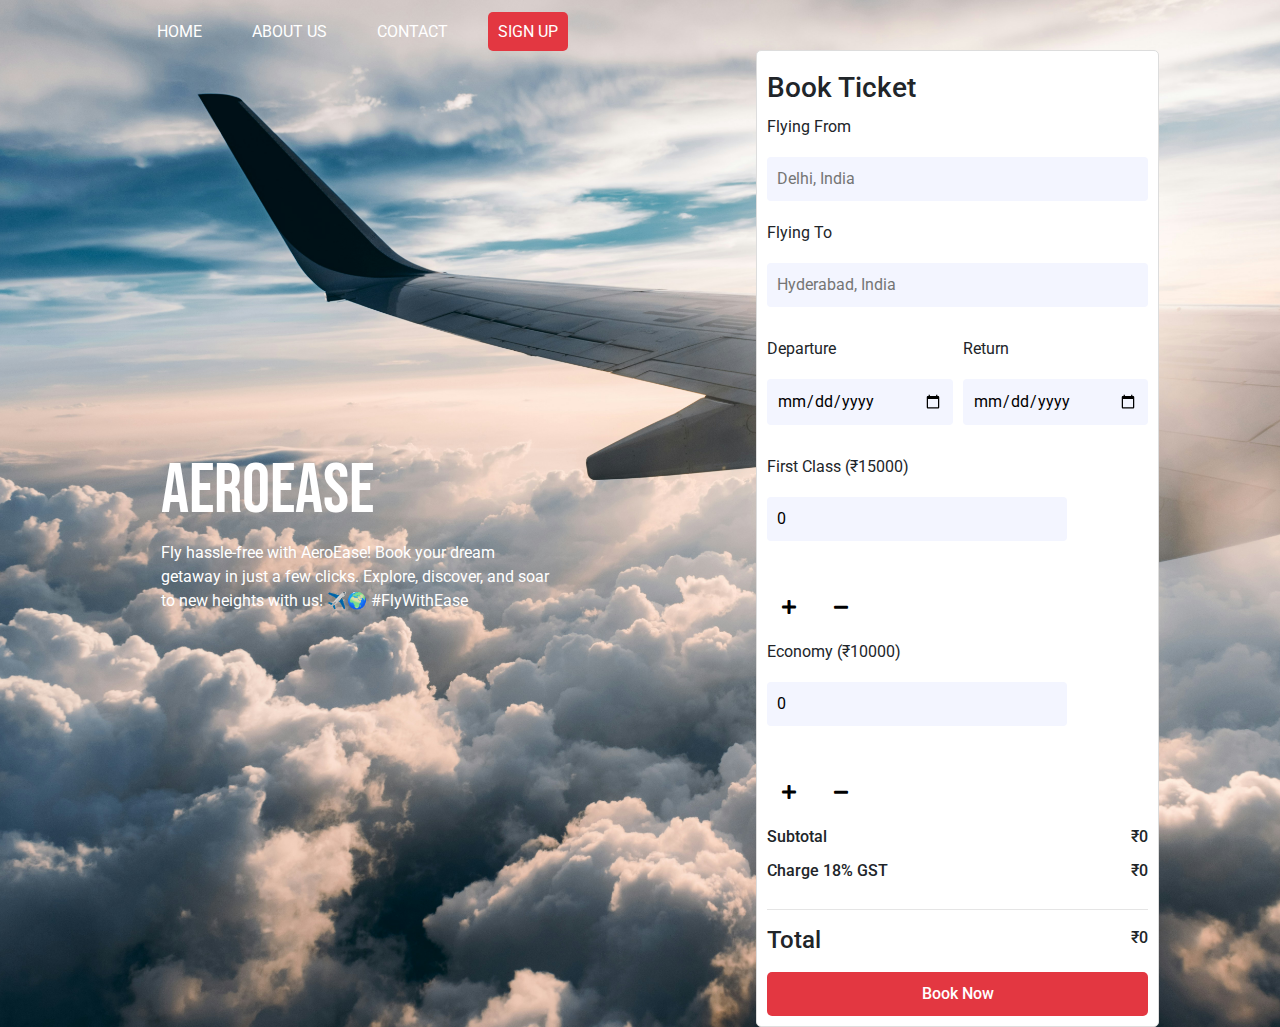
<file: index.html>
<!DOCTYPE html>
<html lang="en">

<head>
    <meta charset="UTF-8">
    <meta name="viewport" content="width=device-width, initial-scale=1.0">
    <title></title>
    <link
      rel="stylesheet"
      href="https://maxcdn.bootstrapcdn.com/bootstrap/4.0.0/css/bootstrap.min.css"
    />
    <link
      href="https://cdnjs.cloudflare.com/ajax/libs/font-awesome/5.11.2/css/all.css"
      rel="stylesheet"
    />
    <!-- Fonts -->
    <link rel="preconnect" href="https://fonts.gstatic.com">
    <link href="https://fonts.googleapis.com/css2?family=Bebas+Neue&family=Roboto:wght@400;500;700&display=swap"
        rel="stylesheet">
    <!-- Stylesheet -->
    <link rel="stylesheet" href="style.css">
</head>

<body>
    <!--Header and Menu Section-->
    <header class="container">
        <nav>
            <ul>
                <li><a href="index.html">Home</a></li>
                <li><a href="About.html">About Us</a></li>
                <li><a href="#">Contact</a></li>
                <li><a class="active" href="signup.html">Sign Up</a></li> 
            </ul>
        </nav>
    </header>

    <!--Booking Section-->
    <main class="main-content container">
            <div class="booking-content">
                <h1>AeroEase</h1>
                <p>
                    Fly hassle-free with AeroEase! Book your dream getaway in just a few clicks. Explore, discover, and soar to new heights with us! ✈️🌍 #FlyWithEase
                </p>
            </div>


            <div class="booking-form">
                <div id="booking-going-on">
                        <h3>Book Ticket</h3>
                    <div class="input-group">
                        <label for="">Flying From</label>
                        <input id="flying-from-input" class="inp-style" type="text" name="" placeholder="Delhi, India">
                    </div>
                    <div class="input-group">
                        <label for="">Flying To</label>
                        <input id="flying-to-input" class="inp-style" type="text" name="" placeholder="Hyderabad, India">
                    </div>
                    <div class="inputs">
                        <div class="input-group">
                            <label for="">Departure</label>
                            <input id="departure-input" class="inp-style" type="date" name="" required="required">
                        </div>
                        <div class="input-group">
                            <label for="">Return</label>
                            <input id="return-input" class="inp-style" type="date" name="" required="required">
                        </div>
                    </div>
                    <div class="input-group f-class">
                        <div>
                            <label for="">First Class (₹15000)</label>
                            <input id="first-class-count" class="inp-style inp-width" type="number" name="" value="0">
                        </div>
                        <div class="plus-minus-btn">
                            <button
                            onclick="handleTicketChange('first-class', true)"
                            class="btn btn-default"
                            >
                            <i class="fas fa-plus"></i>
                            </button>
                            <button
                            onclick="handleTicketChange('first-class', false)"
                            class="btn btn-default"
                            >
                            <i class="fas fa-minus"></i>
                            </button>
                        </div>
                    </div>
                
                    <div class="input-group f-class">
                        <div>
                            <label for="">Economy (₹10000)</label>
                            <input id="economy-count"   class="inp-style inp-width"   type="number" name="" value="0">
                        </div>
    
                        <div class="plus-minus-btn">
                            <button
                            onclick="handleTicketChange('economy', true)"
                            class="btn btn-default"
                            >
                            <i class="fas fa-plus"></i>
                            </button>
    
                            <button
                            onclick="handleTicketChange('economy', false)"
                            class="btn btn-default"
                            >
                            <i class="fas fa-minus"></i>
                            </button>
                        </div>
                    </div>
                    <div class="calculations">
                        <div class="amount">
                            <div class="left">
                                <p>Subtotal</p>
                            </div>
                            <div class="right">
                                <p id="sub-total">₹0</p>
                            </div>
                        </div>
    
                        <div class="amount">
                            <div class="left">
                                <p>Charge 18% GST</p>
                            </div>
                            <div class="right">
                                <p id="tax-amount">₹0</p>
                            </div>
                        </div>
                        <hr>
                        <div class="amount">
                            <div class="left">
                                <h4>Total</h4>
                            </div>
                            <div class="right">
                                <p id="total">₹0</p>
                            </div>
                        </div>
                    </div>
                    <button id="book-now" class="btn-style">
                        Book Now
                    </button>
                </div>

                <div style="padding: 2em 0; margin: 10em 2em;" id="booking-successful">
                    <h3 style="text-align: center;">Thank you so much!</h3>
                    <h5 style="text-align: center; color: #e33741;">You have successfully completed your booking.</h5>
                    <hr>
                    
                    <h5 class="text-center mt-3 flying-from-to">You are flying from
                        <span id="flying-from-final-view">
                            invalid
                        </span> 
                        to 
                        <span id="flying-to-final-view">
                            invalid
                        </span> 
                    </h5>

                    <p class="departure-return mt-3">Your departure date: <span id="departure-final-view"></span> </p>
                    <p class="departure-return">Your return date: <span id="return-final-view"></span> </p>
                    <hr>

                    <p>You have booked <span id="first-class-count-final-view"></span> First Class ticket(s)</p>
                    <p>You have booked <span id="economy-count-final-view"></span> Economy ticket(s)</p>
                    <hr>

                    <p>Your total cost is <span id="total-final-view"></span> </p>
                    
                <div>
            </div>   
    </main>

    <!--Thank You-->
    <script>
        function handleTicketChange(ticket, isIncrease) {
          const ticketInput = document.getElementById(ticket + "-count");
          const ticketCount = getInputValueTicket(ticket);
          let ticketNewCount = ticketCount;
          if (isIncrease == true) {
            ticketNewCount = ticketCount + 1;
          }
          if (isIncrease == false && ticketCount > 0) {
            ticketNewCount = ticketCount - 1;
          }
          ticketInput.value = ticketNewCount;
          let ticketTotal = 0;
          if (ticket == "first-class") {
            ticketTotal = ticketNewCount * 1219;
          }
          if (ticket == "economy") {
            ticketTotal = ticketNewCount * 59;
          }
          calculateTotal();
        }

        function calculateTotal() {
          const firstClassCount = getInputValueTicket("first-class");
          const economyCount = getInputValueTicket("economy");

          const totalPrice = firstClassCount * 15000 + economyCount * 10000;

          document.getElementById("sub-total").innerText = "₹" + totalPrice;

          const tax = Math.round(totalPrice * 0.18);
          document.getElementById("tax-amount").innerText = "₹" + tax;

          const grandTotal = totalPrice + tax;
          document.getElementById("total").innerText = "₹" + grandTotal;
        }

        function getInputValueTicket(ticket) {
          const ticketInput = document.getElementById(ticket + "-count");
          const ticketCount = parseInt(ticketInput.value);
          
          return ticketCount;
        }

        document.getElementById("book-now").addEventListener("click", function(){
            document.getElementById("booking-going-on").style.display = "none";
            document.getElementById("booking-successful").style.display = "block";

            getInputValueFlying("flying-from");
            getInputValueFlying("flying-to");
            getInputValueDate("departure");
            getInputValueDate("return");
            getCurrentTicketCount("first-class-count");
            getCurrentTicketCount("economy-count");
            getCurrentTotalCost("total");
        });

        function getInputValueFlying(status){
            const updatedStatus = document.getElementById(status + "-input").value
            if(updatedStatus != ""){
                document.getElementById(status + "-final-view").innerText = updatedStatus;
            }
            else{
                document.getElementById(status + "-final-view").innerText = "invalid";
            }
        }

        function getInputValueDate(status){
            const dateEntered = document.getElementById(status + "-input").value;
            const updatedDate = new Date(dateEntered);
            console.log(dateEntered);
            document.getElementById(status + "-final-view").innerText = updatedDate;
        }

        function getCurrentTicketCount(status){
            const updatedStatus = document.getElementById(status).value;
            document.getElementById(status + "-final-view").innerText = updatedStatus;
        }

        function getCurrentTotalCost(status){
            const updatedStatus = document.getElementById(status).innerText;
            document.getElementById(status + "-final-view").innerText = updatedStatus;
        }
    </script>
</body>
</html>
</file>
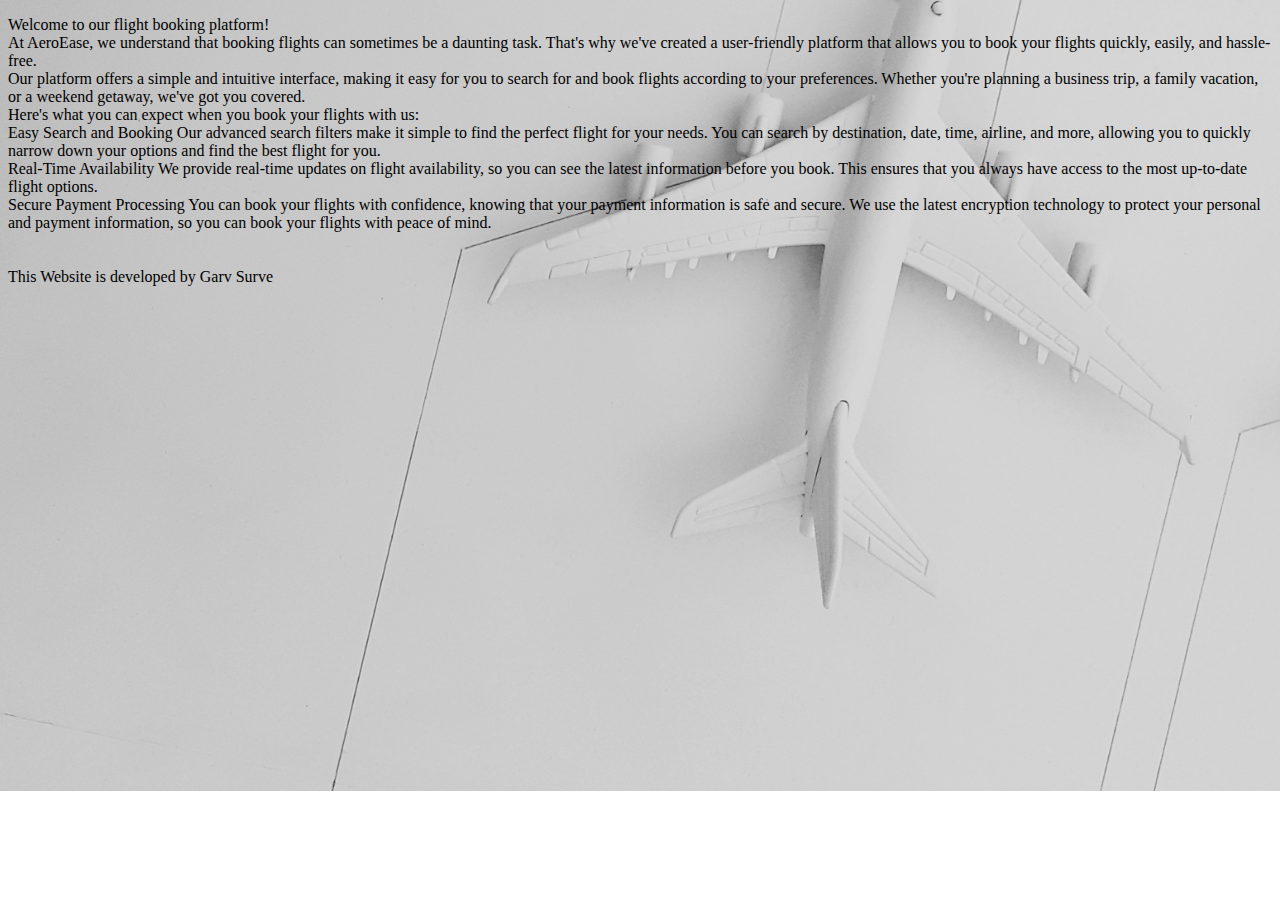
<file: About.html>
<!DOCTYPE html>
<html>
    <head>
        <link rel="stylesheet" href="About.css">
    </head>
<body>
    

<p>Welcome to our flight booking platform!
    <br>

    At AeroEase, we understand that booking flights can sometimes be a daunting task. That's why we've created a user-friendly platform that allows you to book your flights quickly, easily, and hassle-free.
    <br>
    
    Our platform offers a simple and intuitive interface, making it easy for you to search for and book flights according to your preferences. Whether you're planning a business trip, a family vacation, or a weekend getaway, we've got you covered.
    <br>
    Here's what you can expect when you book your flights with us:
    <br>
    Easy Search and Booking
    Our advanced search filters make it simple to find the perfect flight for your needs. You can search by destination, date, time, airline, and more, allowing you to quickly narrow down your options and find the best flight for you.
    <br>
    Real-Time Availability
    We provide real-time updates on flight availability, so you can see the latest information before you book. This ensures that you always have access to the most up-to-date flight options.
    <br>
    Secure Payment Processing
    You can book your flights with confidence, knowing that your payment information is safe and secure. We use the latest encryption technology to protect your personal and payment information, so you can book your flights with peace of mind.
    <br>
    <br>
    <br>
    This Website is developed by Garv Surve
    </p>


</body>
</html>
</file>
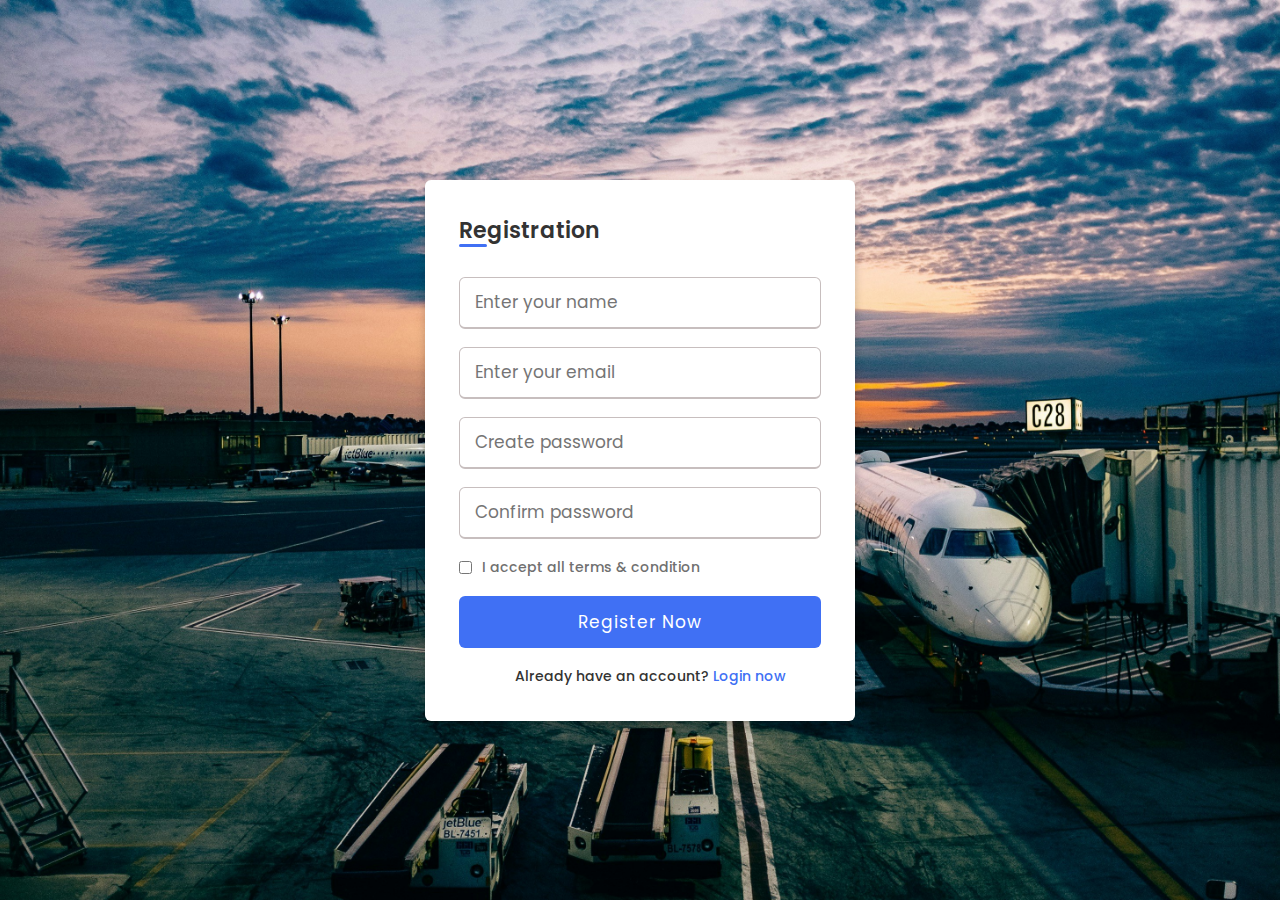
<file: signup.html>
<!DOCTYPE html>
<html lang="en" dir="ltr">
  <head>
    <meta charset="UTF-8">
    <meta name="viewport" content="width=device-width, initial-scale=1.0">
    <title> Registration or Sign Up form in HTML CSS | CodingLab </title> 
    <link rel="stylesheet" href="signup.css">
   </head>
<body>
  <div class="wrapper">
    <h2>Registration</h2>
    <form action="#">
      <div class="input-box">
        <input type="text" placeholder="Enter your name" required>
      </div>
      <div class="input-box">
        <input type="text" placeholder="Enter your email" required>
      </div>
      <div class="input-box">
        <input type="password" placeholder="Create password" required>
      </div>
      <div class="input-box">
        <input type="password" placeholder="Confirm password" required>
      </div>
      <div class="policy">
        <input type="checkbox">
        <h3>I accept all terms & condition</h3>
      </div>
      <div class="input-box button">
        <input type="Submit" value="Register Now">
      </div>
      <div class="text">
        <h3>Already have an account? <a href="#">Login now</a></h3>
      </div>
    </form>
  </div>
</body>
</html>
</file>
<file: style.css>
* {
  padding: 0;
  margin: 0;
  box-sizing: border-box;
  text-decoration: none;
  list-style-type: none;
}
body {
  font-family: "Roboto", sans-serif;
  background-image: url(first.png);
  background-repeat: no-repeat;
  background-position: center center;
  background-attachment: scroll;
  background-size: cover;
}
nav {
  height: 50px;
  width: 100%;
  padding: 20px 0;
}
.container {
  width: 1200px;
  max-width: 85%;
  margin: 0 auto;
}
nav ul {
  display: flex;
  justify-content: flex-start;
  margin: 0px 6px;
}
nav ul li a {
  color: #fff;
  padding: 10px;
  text-transform: uppercase;
  margin-left: 30px;
}
nav ul li a:hover,
a.active {
  color: #fff;
  text-decoration: none;
  background-color: #e33741;
  border-radius: 5px;
}
.main-content {
  display: grid;
  grid-template-columns: 2fr 3fr;
  gap: 70px;
  align-items: center;
}
.booking-content {
  color: #fff;
  width: 100%;
  float: left;
  margin-left: 50px;
}
.booking-content h1 {
  font-size: 70px;
  text-transform: uppercase;
  font-family: "Bebas Neue", cursive;
  font-weight: 500;
}
.booking-form {
  background-color: #fff;
  border: 1px solid #ddd;
  padding: 10px;
  border-radius: 5px;
  float: right;
  width: 68%;
  margin-left: 180px;
}
.booking-form h3 {
  margin: 10px 0px;
}
.booking-form .input-group {
  margin: 10px 0;
}
.booking-form .calculations {
  margin: 10px 0;
}
.booking-form .calculations p {
  font-weight: 500;
  margin-bottom: 10px;
}
.booking-form input {
  width: 100%;
  display: block;
  padding: 10px;
  border-radius: 5px;
  border: none;
  background: #f3f5ff;
  border-radius: 4px;
  margin: 10px 0;
}
.f-class {
  display: flex;
  justify-content: space-between;
  align-items: center;
}
.inp-width {
  min-width: 300px;
}
.plus-minus-btn {
  color: #3352f2;
  font-size: 30px;
  padding: 2px;
  margin: 30px 5px 0px 0px;
  word-spacing: 5px;
}
.btn-default {
  background-color: #fff;
}
.booking-form .inputs {
  display: grid;
  grid-template-columns: 1fr 1fr;
  gap: 10px;
}
.btn-style {
  display: block;
  width: 100%;
  padding: 10px;
  border-radius: 5px;
  border: none;
  color: #fff;
  font-weight: 500;
  background-color: #e33741;
}
.amount {
  display: flex;
  justify-content: space-between;
}

/* ------------------------------------------------------ */

#booking-successful {
  display: none;
}
.flying-from-to span,
.departure-return span,
#first-class-count-final-view,
#economy-count-final-view,
#total-final-view {
  font-weight: bold;
  color: #e33741;
}
</file>
<file: About.css>
body{
    background-image: url(third.png);
  background-repeat: no-repeat;
  background-position: center center;
  background-attachment: scroll;
  background-size: cover;
}
</file>
<file: signup.css>
@import url('https://fonts.googleapis.com/css?family=Poppins:400,500,600,700&display=swap');
*{
  margin: 0;
  padding: 0;
  box-sizing: border-box;
  font-family: 'Poppins', sans-serif;
}
body{
  min-height: 100vh;
  display: flex;
  align-items: center;
  justify-content: center;
  background-image: url(second.png);
  background-repeat: no-repeat;
  background-position: center center;
  background-attachment: scroll;
  background-size: cover;
}
.wrapper{
  position: relative;
  max-width: 430px;
  width: 100%;
  background: #fff;
  padding: 34px;
  border-radius: 6px;
  box-shadow: 0 5px 10px rgba(0,0,0,0.2);
}
.wrapper h2{
  position: relative;
  font-size: 22px;
  font-weight: 600;
  color: #333;
}
.wrapper h2::before{
  content: '';
  position: absolute;
  left: 0;
  bottom: 0;
  height: 3px;
  width: 28px;
  border-radius: 12px;
  background: #4070f4;
}
.wrapper form{
  margin-top: 30px;
}
.wrapper form .input-box{
  height: 52px;
  margin: 18px 0;
}
form .input-box input{
  height: 100%;
  width: 100%;
  outline: none;
  padding: 0 15px;
  font-size: 17px;
  font-weight: 400;
  color: #333;
  border: 1.5px solid #C7BEBE;
  border-bottom-width: 2.5px;
  border-radius: 6px;
  transition: all 0.3s ease;
}
.input-box input:focus,
.input-box input:valid{
  border-color: #4070f4;
}
form .policy{
  display: flex;
  align-items: center;
}
form h3{
  color: #707070;
  font-size: 14px;
  font-weight: 500;
  margin-left: 10px;
}
.input-box.button input{
  color: #fff;
  letter-spacing: 1px;
  border: none;
  background: #4070f4;
  cursor: pointer;
}
.input-box.button input:hover{
  background: #0e4bf1;
}
form .text h3{
 color: #333;
 width: 100%;
 text-align: center;
}
form .text h3 a{
  color: #4070f4;
  text-decoration: none;
}
form .text h3 a:hover{
  text-decoration: underline;
}
</file>
